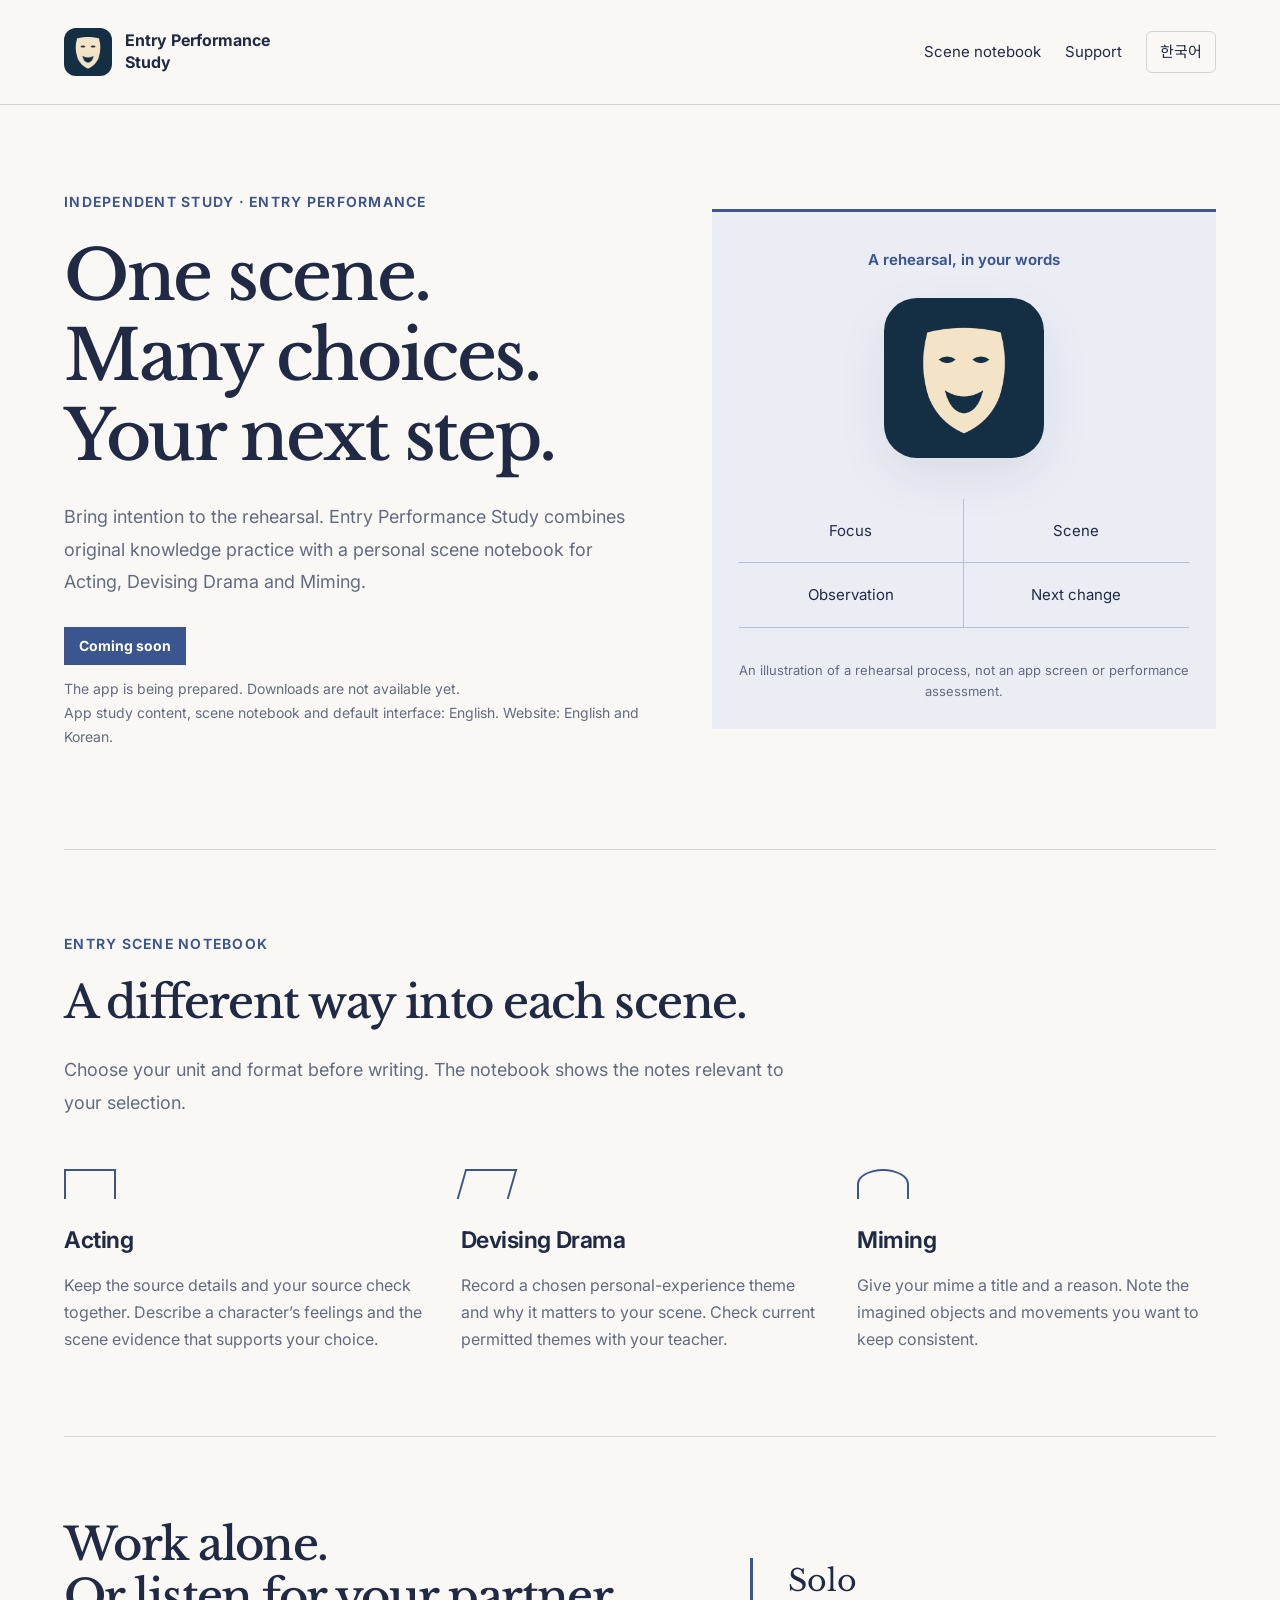
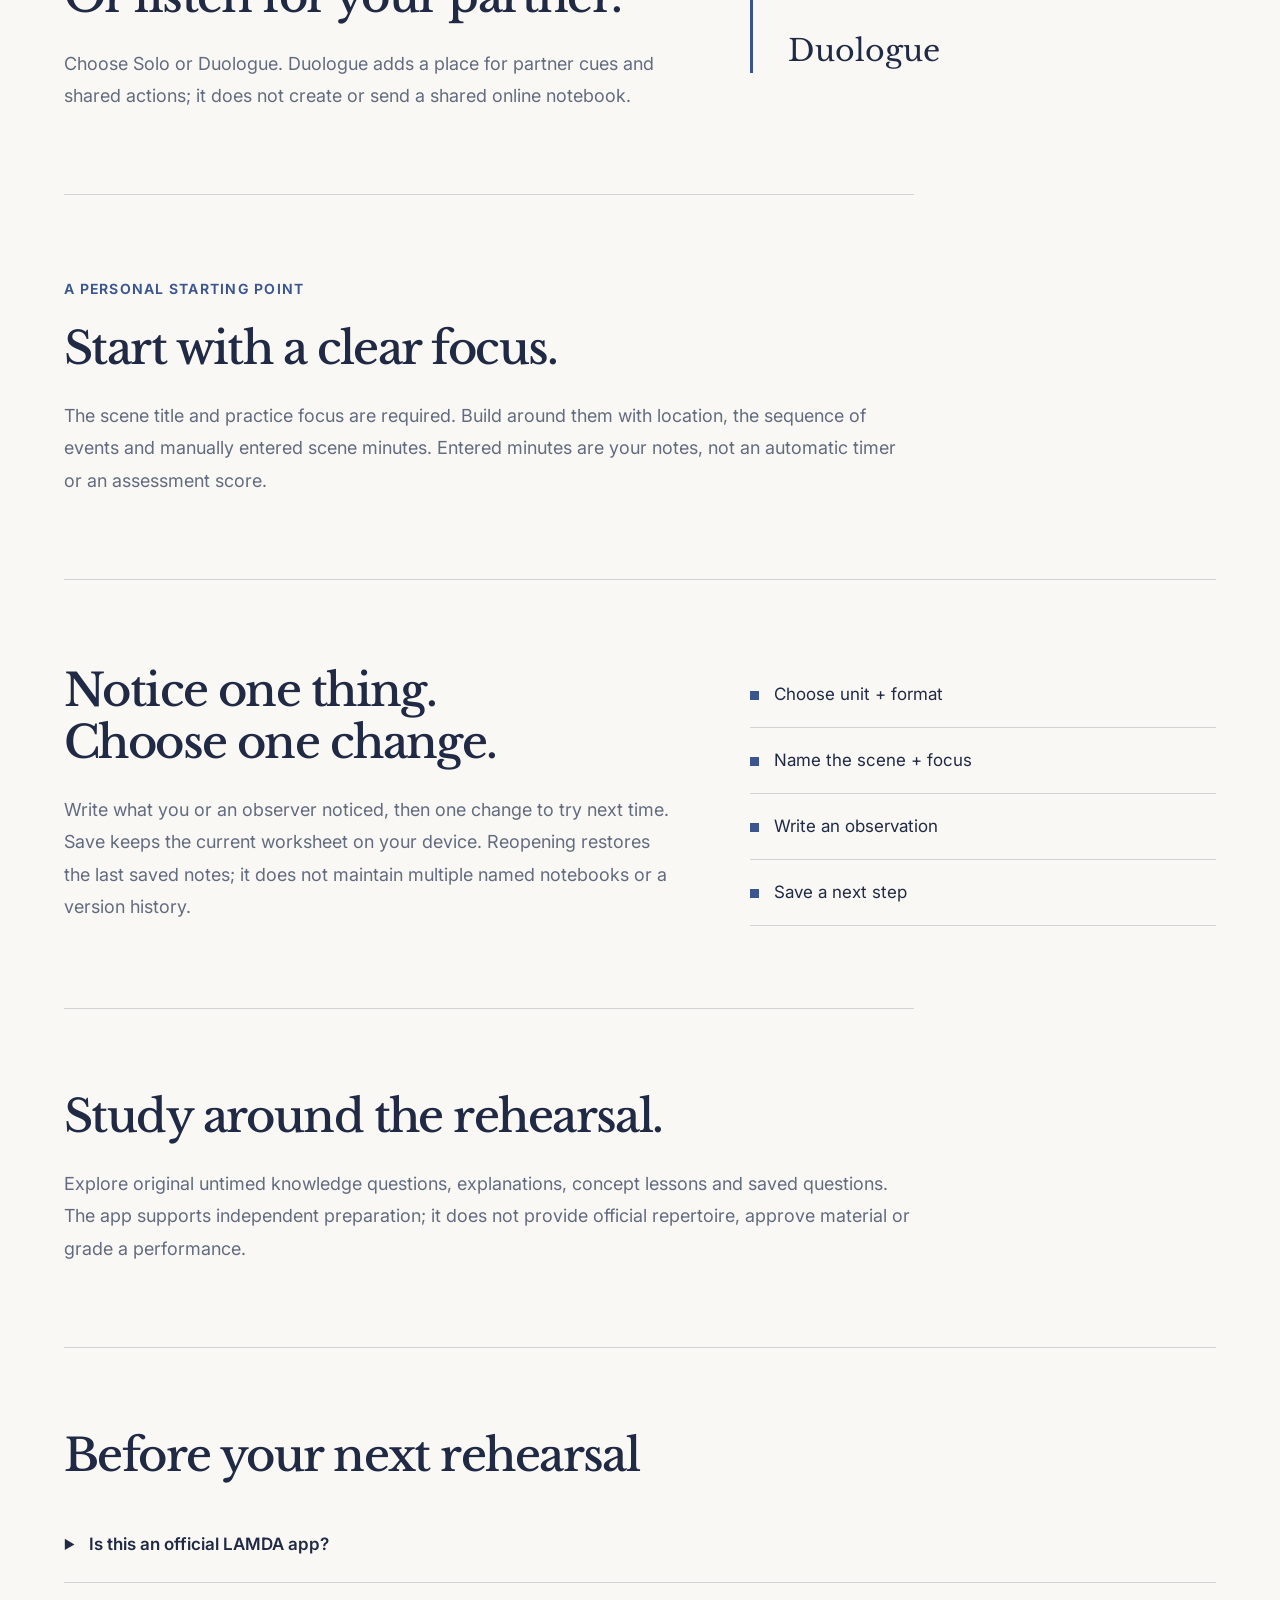
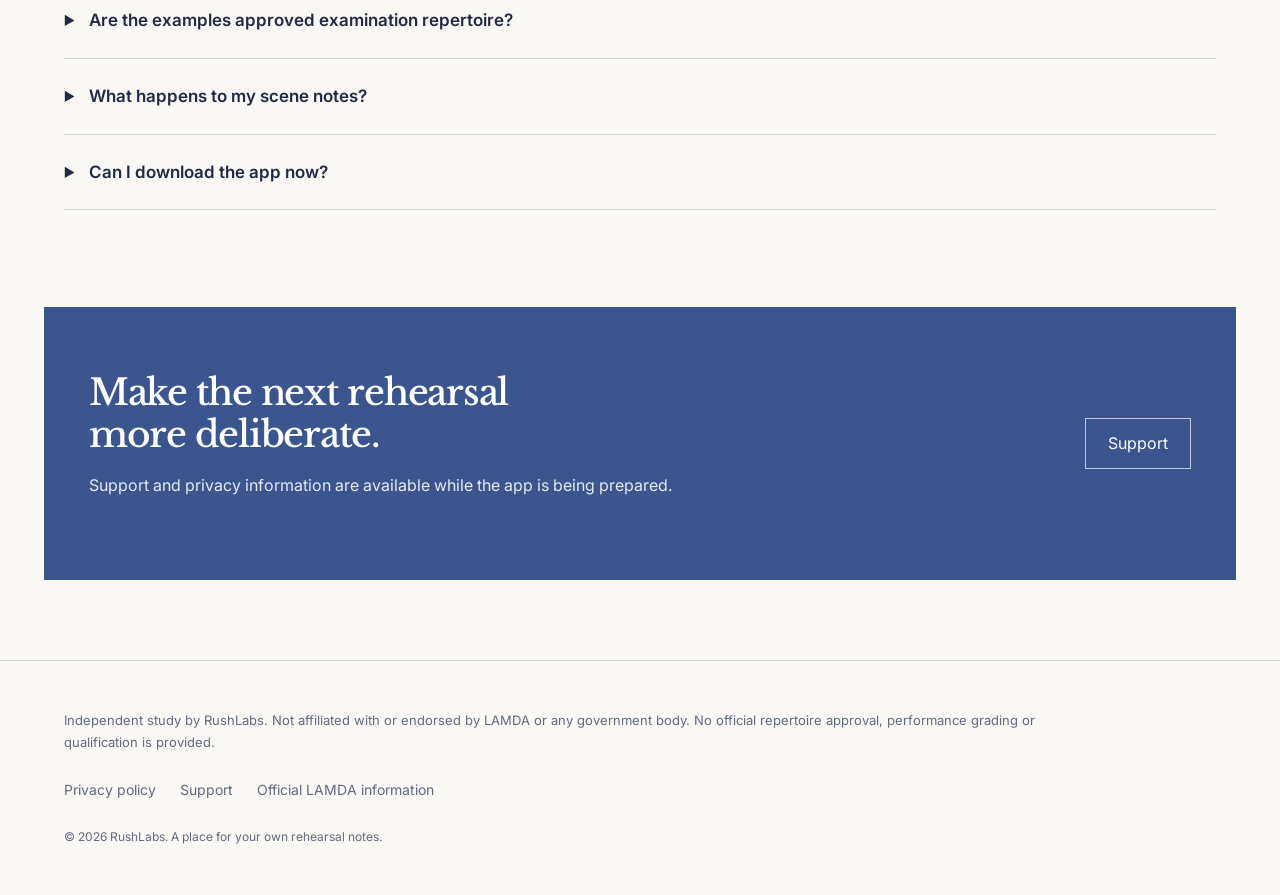
<file: docs/index.html>
<!doctype html><html lang="en"><head><meta charset="utf-8"><meta name="viewport" content="width=device-width,initial-scale=1"><title>Entry Performance Study · RushLabs</title><meta name="description" content="Bring intention to the rehearsal. Entry Performance Study combines original knowledge practice with a personal scene notebook for Acting, Devising Drama and Miming."><meta name="theme-color" content="#3B558F"><link rel="icon" href="./assets/icon.png"><link rel="stylesheet" href="./assets/site.css"><link rel="canonical" href="https://mcyj.github.io/entry-performance-study-web/"><link rel="alternate" hreflang="en" href="https://mcyj.github.io/entry-performance-study-web/"><link rel="alternate" hreflang="ko" href="https://mcyj.github.io/entry-performance-study-web/ko/"></head><body><a class="skip" href="#main">Skip to content</a><header><a class="brand" href="./"><img src="./assets/icon.png" width="48" height="48" alt=""><span>Entry Performance<br>Study</span></a><nav aria-label="Main navigation"><a class="notebook-link" href="#notebook">Scene notebook</a><a href="https://mcyj.github.io/rushlabs-app-privacy/glb-2613/#support">Support</a><a class="language" lang="ko" href="ko/">한국어</a></nav></header><main id="main"><section class="hero"><div><p class="eyebrow">Independent study · Entry Performance</p><h1>One scene.<br>Many choices.<br>Your next step.</h1><p class="lede">Bring intention to the rehearsal. Entry Performance Study combines original knowledge practice with a personal scene notebook for Acting, Devising Drama and Miming.</p><p class="status">Coming soon</p><p class="small">The app is being prepared. Downloads are not available yet.<br>App study content, scene notebook and default interface: English. Website: English and Korean.</p></div><figure class="scene-art"><p>A rehearsal, in your words</p><img src="./assets/icon.png" width="160" height="160" alt=""><div class="scene-orbit"><span>Focus</span><span>Scene</span><span>Observation</span><span>Next change</span></div><figcaption>An illustration of a rehearsal process, not an app screen or performance assessment.</figcaption></figure></section><section class="section units" id="notebook"><div class="section-heading"><p class="eyebrow">Entry scene notebook</p><h2>A different way into each scene.</h2><p class="lede">Choose your unit and format before writing. The notebook shows the notes relevant to your selection.</p></div><div class="unit-grid"><article><div class="stage-line" aria-hidden="true"></div><h3>Acting</h3><p>Keep the source details and your source check together. Describe a character’s feelings and the scene evidence that supports your choice.</p></article><article><div class="stage-line" aria-hidden="true"></div><h3>Devising Drama</h3><p>Record a chosen personal-experience theme and why it matters to your scene. Check current permitted themes with your teacher.</p></article><article><div class="stage-line" aria-hidden="true"></div><h3>Miming</h3><p>Give your mime a title and a reason. Note the imagined objects and movements you want to keep consistent.</p></article></div></section><section class="section format"><div><h2>Work alone.<br>Or listen for your partner.</h2><p class="lede">Choose Solo or Duologue. Duologue adds a place for partner cues and shared actions; it does not create or send a shared online notebook.</p></div><div class="format-labels"><span>Solo</span><span>Duologue</span></div></section><section class="section focus"><p class="eyebrow">A personal starting point</p><h2>Start with a clear focus.</h2><p class="lede">The scene title and practice focus are required. Build around them with location, the sequence of events and manually entered scene minutes. Entered minutes are your notes, not an automatic timer or an assessment score.</p></section><section class="section flow"><div><h2>Notice one thing.<br>Choose one change.</h2><p class="lede">Write what you or an observer noticed, then one change to try next time. Save keeps the current worksheet on your device. Reopening restores the last saved notes; it does not maintain multiple named notebooks or a version history.</p></div><ol><li>Choose unit + format</li><li>Name the scene + focus</li><li>Write an observation</li><li>Save a next step</li></ol></section><section class="section study"><h2>Study around the rehearsal.</h2><p class="lede">Explore original untimed knowledge questions, explanations, concept lessons and saved questions. The app supports independent preparation; it does not provide official repertoire, approve material or grade a performance.</p></section><section class="section faq"><h2>Before your next rehearsal</h2><details><summary>Is this an official LAMDA app?</summary><p>No. RushLabs develops this independent study app. It is not affiliated with or endorsed by LAMDA or any government body. The app does not administer an examination, assess a performance or award a qualification.</p></details><details><summary>Are the examples approved examination repertoire?</summary><p>No. Original app examples are not automatically eligible repertoire. Confirm published-source conditions, permitted themes or titles and current examination requirements with your teacher and the official provider.</p></details><details><summary>What happens to my scene notes?</summary><p>The scene notebook stores a current worksheet locally when you choose Save. Reopening restores saved notes. There is no account, cloud synchronisation, partner messaging or version history. Keep your own copies of important work.</p></details><details><summary>Can I download the app now?</summary><p>Not yet. A paid download is planned with the included study content and scene notebook. No separate in-app purchase or subscription is enabled. Final price and regional availability will appear in the store when the app is released.</p></details></section><section class="end"><div><h2>Make the next rehearsal<br>more deliberate.</h2><p>Support and privacy information are available while the app is being prepared.</p></div><a href="https://mcyj.github.io/rushlabs-app-privacy/glb-2613/#support">Support</a></section></main><footer><p>Independent study by RushLabs. Not affiliated with or endorsed by LAMDA or any government body. No official repertoire approval, performance grading or qualification is provided.</p><nav aria-label="Footer"><a href="https://mcyj.github.io/rushlabs-app-privacy/glb-2613/">Privacy policy</a><a href="https://mcyj.github.io/rushlabs-app-privacy/glb-2613/#support">Support</a><a href="https://www.lamda.ac.uk/lamda-exams">Official LAMDA information</a></nav><p>© 2026 RushLabs. A place for your own rehearsal notes.</p></footer></body></html>
</file>
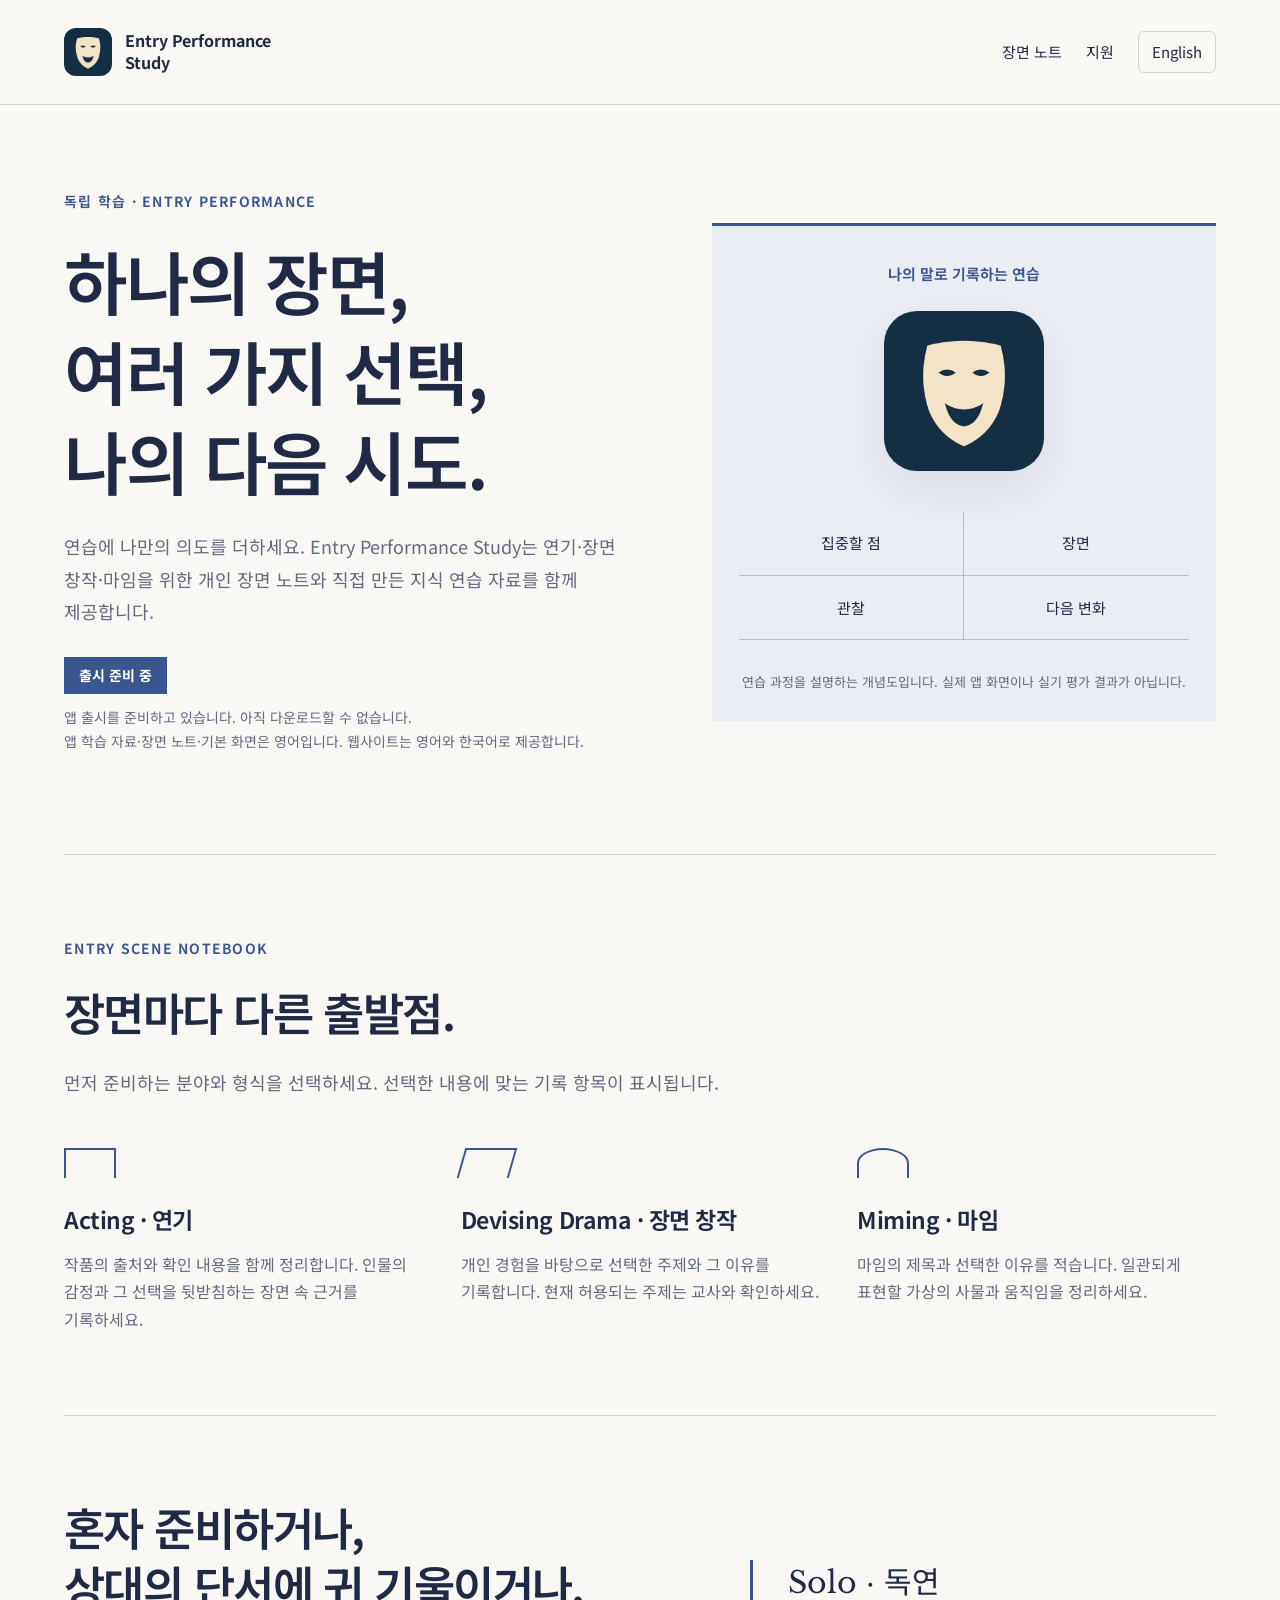
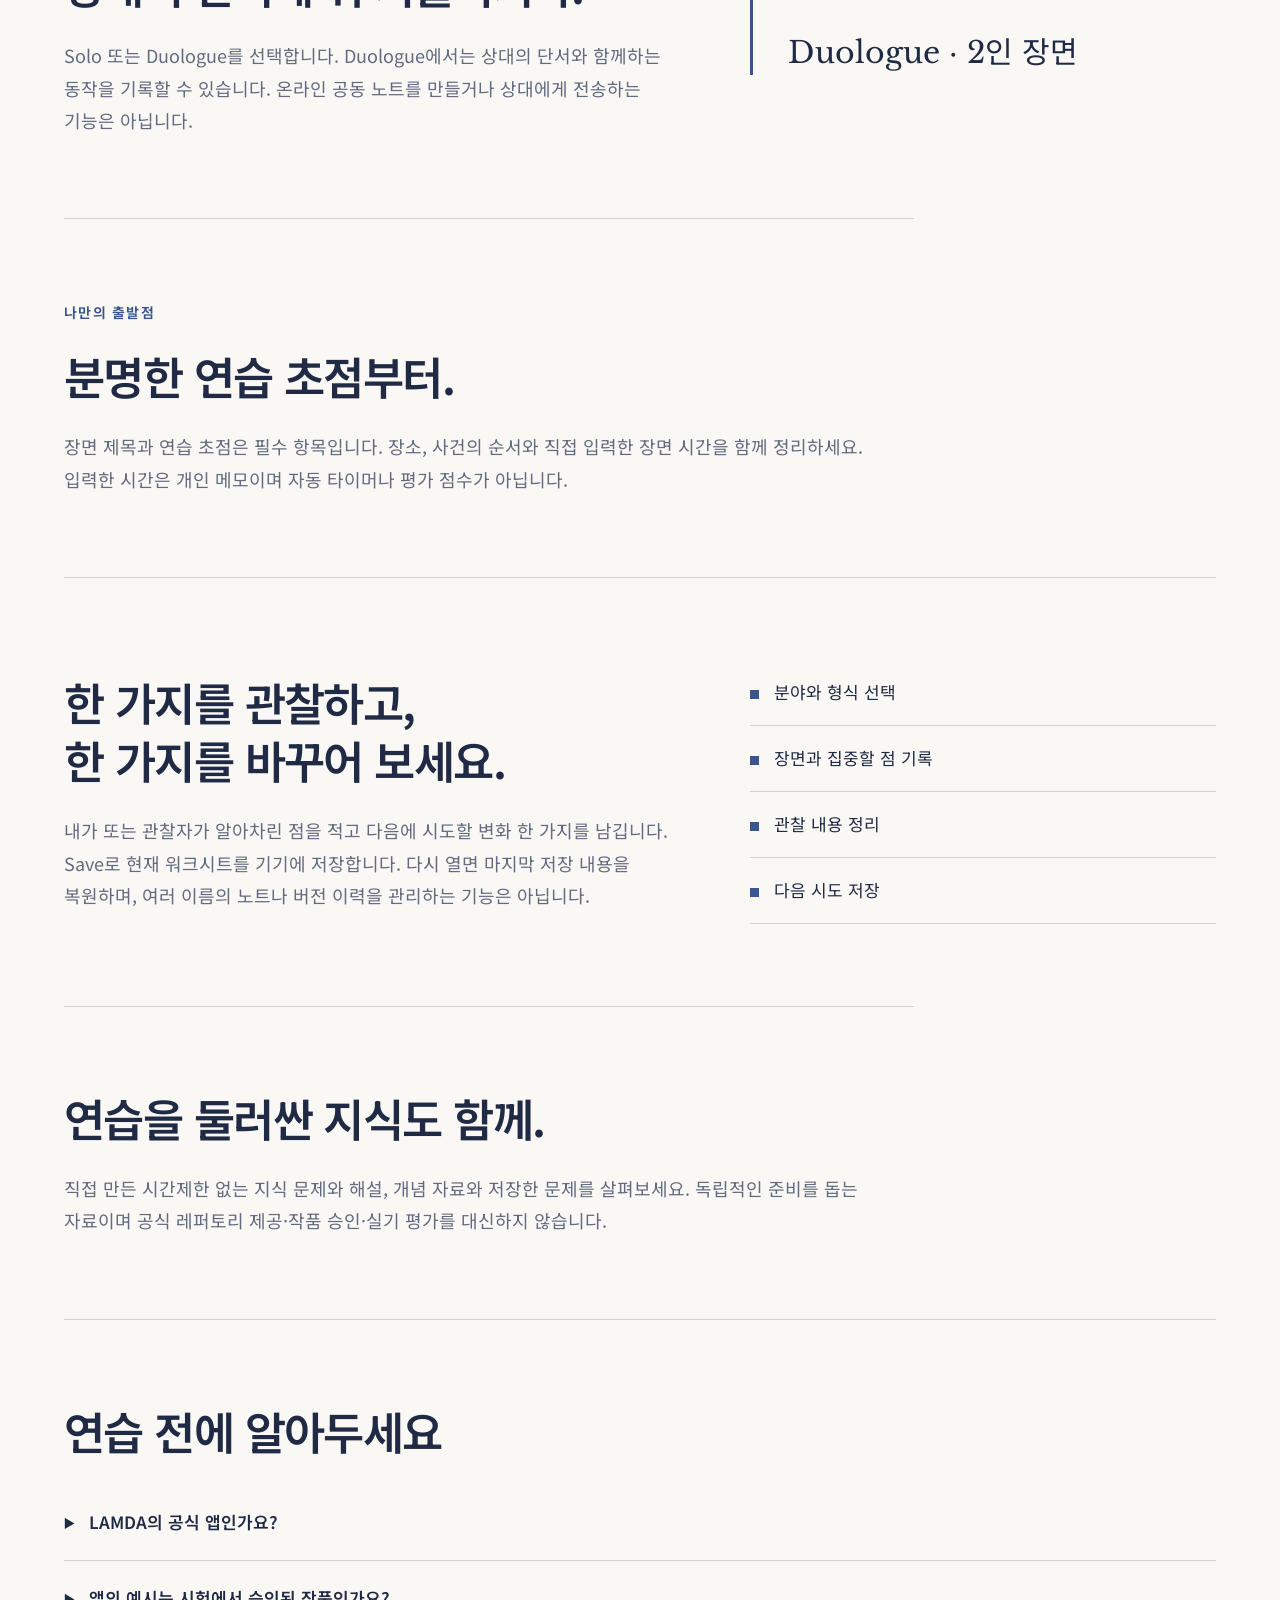
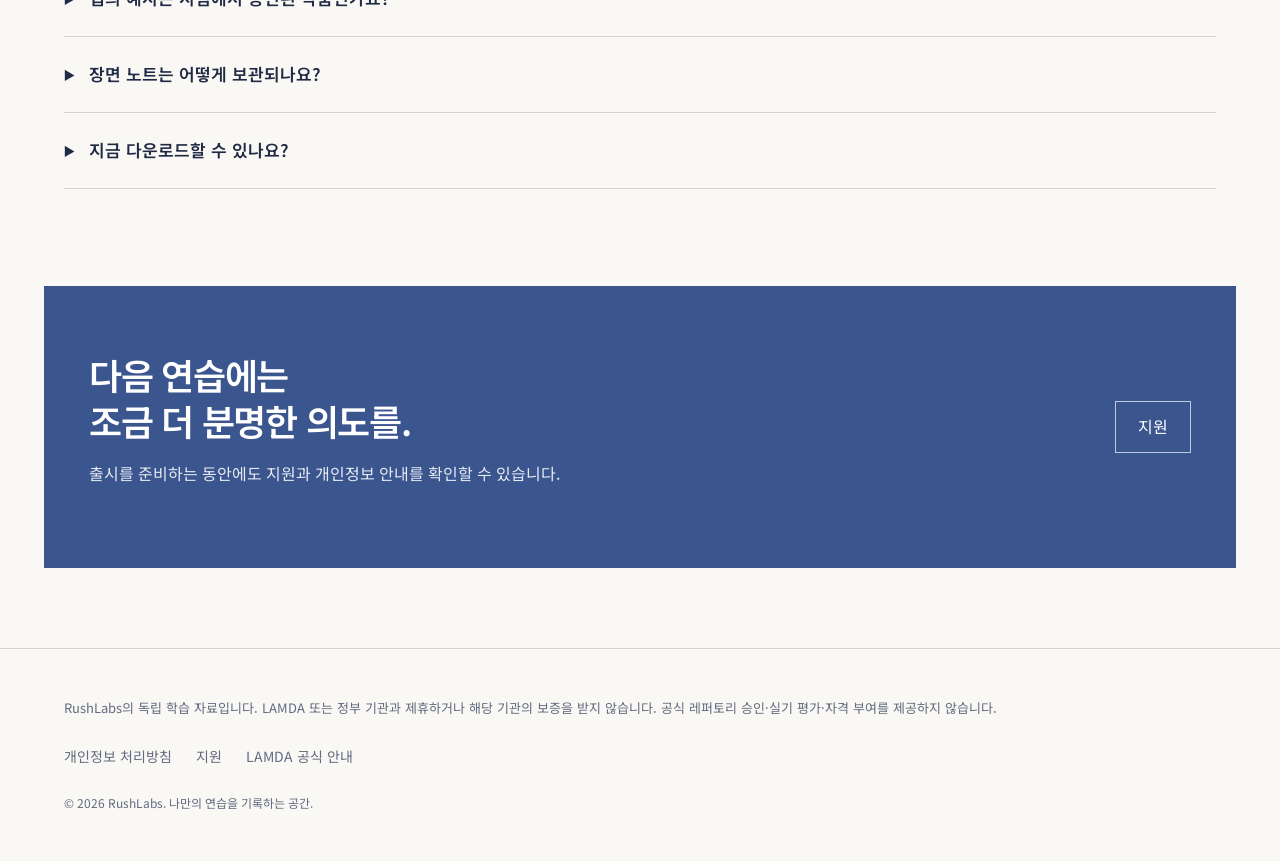
<file: docs/ko/index.html>
<!doctype html><html lang="ko"><head><meta charset="utf-8"><meta name="viewport" content="width=device-width,initial-scale=1"><title>Entry Performance Study · RushLabs</title><meta name="description" content="연습에 나만의 의도를 더하세요. Entry Performance Study는 연기·장면 창작·마임을 위한 개인 장면 노트와 직접 만든 지식 연습 자료를 함께 제공합니다."><meta name="theme-color" content="#3B558F"><link rel="icon" href="../assets/icon.png"><link rel="stylesheet" href="../assets/site.css"><link rel="canonical" href="https://mcyj.github.io/entry-performance-study-web/ko/"><link rel="alternate" hreflang="en" href="https://mcyj.github.io/entry-performance-study-web/"><link rel="alternate" hreflang="ko" href="https://mcyj.github.io/entry-performance-study-web/ko/"></head><body><a class="skip" href="#main">본문으로 이동</a><header><a class="brand" href="../"><img src="../assets/icon.png" width="48" height="48" alt=""><span>Entry Performance<br>Study</span></a><nav aria-label="주요 메뉴"><a class="notebook-link" href="#notebook">장면 노트</a><a href="https://mcyj.github.io/rushlabs-app-privacy/glb-2613/#support">지원</a><a class="language" lang="en" href="../">English</a></nav></header><main id="main"><section class="hero"><div><p class="eyebrow">독립 학습 · Entry Performance</p><h1>하나의 장면,<br>여러 가지 선택,<br>나의 다음 시도.</h1><p class="lede">연습에 나만의 의도를 더하세요. Entry Performance Study는 연기·장면 창작·마임을 위한 개인 장면 노트와 직접 만든 지식 연습 자료를 함께 제공합니다.</p><p class="status">출시 준비 중</p><p class="small">앱 출시를 준비하고 있습니다. 아직 다운로드할 수 없습니다.<br>앱 학습 자료·장면 노트·기본 화면은 영어입니다. 웹사이트는 영어와 한국어로 제공합니다.</p></div><figure class="scene-art"><p>나의 말로 기록하는 연습</p><img src="../assets/icon.png" width="160" height="160" alt=""><div class="scene-orbit"><span>집중할 점</span><span>장면</span><span>관찰</span><span>다음 변화</span></div><figcaption>연습 과정을 설명하는 개념도입니다. 실제 앱 화면이나 실기 평가 결과가 아닙니다.</figcaption></figure></section><section class="section units" id="notebook"><div class="section-heading"><p class="eyebrow">Entry scene notebook</p><h2>장면마다 다른 출발점.</h2><p class="lede">먼저 준비하는 분야와 형식을 선택하세요. 선택한 내용에 맞는 기록 항목이 표시됩니다.</p></div><div class="unit-grid"><article><div class="stage-line" aria-hidden="true"></div><h3>Acting · 연기</h3><p>작품의 출처와 확인 내용을 함께 정리합니다. 인물의 감정과 그 선택을 뒷받침하는 장면 속 근거를 기록하세요.</p></article><article><div class="stage-line" aria-hidden="true"></div><h3>Devising Drama · 장면 창작</h3><p>개인 경험을 바탕으로 선택한 주제와 그 이유를 기록합니다. 현재 허용되는 주제는 교사와 확인하세요.</p></article><article><div class="stage-line" aria-hidden="true"></div><h3>Miming · 마임</h3><p>마임의 제목과 선택한 이유를 적습니다. 일관되게 표현할 가상의 사물과 움직임을 정리하세요.</p></article></div></section><section class="section format"><div><h2>혼자 준비하거나,<br>상대의 단서에 귀 기울이거나.</h2><p class="lede">Solo 또는 Duologue를 선택합니다. Duologue에서는 상대의 단서와 함께하는 동작을 기록할 수 있습니다. 온라인 공동 노트를 만들거나 상대에게 전송하는 기능은 아닙니다.</p></div><div class="format-labels"><span>Solo · 독연</span><span>Duologue · 2인 장면</span></div></section><section class="section focus"><p class="eyebrow">나만의 출발점</p><h2>분명한 연습 초점부터.</h2><p class="lede">장면 제목과 연습 초점은 필수 항목입니다. 장소, 사건의 순서와 직접 입력한 장면 시간을 함께 정리하세요. 입력한 시간은 개인 메모이며 자동 타이머나 평가 점수가 아닙니다.</p></section><section class="section flow"><div><h2>한 가지를 관찰하고,<br>한 가지를 바꾸어 보세요.</h2><p class="lede">내가 또는 관찰자가 알아차린 점을 적고 다음에 시도할 변화 한 가지를 남깁니다. Save로 현재 워크시트를 기기에 저장합니다. 다시 열면 마지막 저장 내용을 복원하며, 여러 이름의 노트나 버전 이력을 관리하는 기능은 아닙니다.</p></div><ol><li>분야와 형식 선택</li><li>장면과 집중할 점 기록</li><li>관찰 내용 정리</li><li>다음 시도 저장</li></ol></section><section class="section study"><h2>연습을 둘러싼 지식도 함께.</h2><p class="lede">직접 만든 시간제한 없는 지식 문제와 해설, 개념 자료와 저장한 문제를 살펴보세요. 독립적인 준비를 돕는 자료이며 공식 레퍼토리 제공·작품 승인·실기 평가를 대신하지 않습니다.</p></section><section class="section faq"><h2>연습 전에 알아두세요</h2><details><summary>LAMDA의 공식 앱인가요?</summary><p>아닙니다. RushLabs가 독립적으로 개발한 학습 앱이며 LAMDA 또는 정부 기관과 제휴하거나 해당 기관의 보증을 받지 않습니다. 시험 운영·실기 평가·자격 부여를 제공하지 않습니다.</p></details><details><summary>앱의 예시는 시험에서 승인된 작품인가요?</summary><p>아닙니다. 직접 만든 앱 예시가 시험 레퍼토리로 자동 인정되는 것은 아닙니다. 출판물 출처 조건, 허용 주제와 제목, 최신 시험 요건은 교사 및 공식 주관 기관과 확인하세요.</p></details><details><summary>장면 노트는 어떻게 보관되나요?</summary><p>Save를 누르면 현재 워크시트를 기기에 저장하며 다시 열면 저장한 내용을 복원합니다. 계정·클라우드 동기화·상대와의 메시지·버전 이력은 제공하지 않습니다. 중요한 기록은 별도로 보관해 주세요.</p></details><details><summary>지금 다운로드할 수 있나요?</summary><p>아직 출시 전입니다. 포함된 학습 자료와 장면 노트를 제공하는 유료 다운로드 앱으로 준비하고 있습니다. 별도 앱 내 결제나 구독은 활성화되어 있지 않습니다. 최종 가격과 지역별 제공 여부는 출시 후 스토어에서 안내합니다.</p></details></section><section class="end"><div><h2>다음 연습에는<br>조금 더 분명한 의도를.</h2><p>출시를 준비하는 동안에도 지원과 개인정보 안내를 확인할 수 있습니다.</p></div><a href="https://mcyj.github.io/rushlabs-app-privacy/glb-2613/#support">지원</a></section></main><footer><p>RushLabs의 독립 학습 자료입니다. LAMDA 또는 정부 기관과 제휴하거나 해당 기관의 보증을 받지 않습니다. 공식 레퍼토리 승인·실기 평가·자격 부여를 제공하지 않습니다.</p><nav aria-label="하단 메뉴"><a href="https://mcyj.github.io/rushlabs-app-privacy/glb-2613/">개인정보 처리방침</a><a href="https://mcyj.github.io/rushlabs-app-privacy/glb-2613/#support">지원</a><a href="https://www.lamda.ac.uk/lamda-exams">LAMDA 공식 안내</a></nav><p>© 2026 RushLabs. 나만의 연습을 기록하는 공간.</p></footer></body></html>
</file>
<file: docs/assets/site.css>
@font-face{font-family:Inter;src:url(Inter.ttf) format("truetype");font-weight:100 900;font-display:swap}@font-face{font-family:Libre;src:url(LibreBaskerville.ttf) format("truetype");font-weight:400 700;font-display:swap}@font-face{font-family:Noto;src:url(NotoSansKR.ttf) format("truetype");font-weight:100 900;font-display:swap}:root{--paper:#FAF8F4;--ink:#202A45;--blue:#3B558F;--muted:#626B80;--line:#D3D3D4}*{box-sizing:border-box}html{scroll-behavior:smooth}body{margin:0;background:var(--paper);color:var(--ink);font:17px/1.7 Inter,Noto,sans-serif;word-break:keep-all;overflow-wrap:break-word}html[lang=ko] body{font-family:Noto,Inter,sans-serif}a{color:inherit;text-underline-offset:5px}a:focus-visible,summary:focus-visible{outline:3px solid var(--blue);outline-offset:6px}.skip{position:absolute;left:12px;top:-100px;background:white;padding:12px;z-index:2}.skip:focus{top:10px}header,main,footer{max-width:1280px;margin:auto;padding:0 64px}header{display:flex;justify-content:space-between;align-items:center;gap:24px;padding-top:28px;padding-bottom:28px;border-bottom:1px solid var(--line)}.brand{display:flex;align-items:center;gap:13px;font-size:16px;font-weight:700;line-height:1.35;text-decoration:none}.brand img{border-radius:12px;flex-shrink:0}nav{display:flex;gap:24px;align-items:center;font-size:15px}nav a{text-decoration:none}.language{border:1px solid var(--line);padding:7px 13px;border-radius:6px}.hero{display:grid;grid-template-columns:1.15fr 1fr;gap:68px;align-items:center;padding:85px 0 100px}.eyebrow{text-transform:uppercase;letter-spacing:.09em;color:var(--blue);font-weight:650;font-size:14px;margin:0 0 22px}h1,h2,h3{line-height:1.16;letter-spacing:-.035em;margin:0;font-weight:500;text-wrap:balance}h1,h2{font-family:Libre,Inter,Noto,serif}html[lang=ko] h1,html[lang=ko] h2{font-family:Noto,Inter,sans-serif;font-weight:600;line-height:1.3}h1{font-size:clamp(42px,5.4vw,70px)}h2{font-size:clamp(31px,3.5vw,45px)}h3{font-size:23px;line-height:1.3;letter-spacing:-.02em;font-weight:650}.lede{font-size:18px;color:var(--muted);line-height:1.8;margin:25px 0 0}.status{display:inline-block;font-size:14px;font-weight:700;background:var(--blue);color:white;padding:7px 15px;margin:29px 0 12px}.small{font-size:14px;color:var(--muted);margin:0}.scene-art{margin:0;min-width:0;background:#EAEDF4;border-top:3px solid var(--blue);padding:35px 27px 28px;text-align:center;position:relative}.scene-art>p{font-size:15px;margin:0 0 25px;color:var(--blue);font-weight:650}.scene-art>img{border-radius:33px;max-width:42%;height:auto;box-shadow:0 18px 50px #202a4514}.scene-orbit{display:grid;grid-template-columns:minmax(0,1fr) minmax(0,1fr);gap:0;margin:32px 0}.scene-orbit span{padding:19px 7px;font-size:15px;border-bottom:1px solid #b5c0d4}.scene-orbit span:nth-child(odd){border-right:1px solid #b5c0d4}figcaption{font-size:13px;line-height:1.6;color:var(--muted)}.section{padding:82px 0;border-top:1px solid var(--line)}.section-heading{max-width:740px}.unit-grid{display:grid;grid-template-columns:repeat(3,minmax(0,1fr));gap:38px;margin-top:50px}.unit-grid p{font-size:16px;color:var(--muted);margin-bottom:0}.stage-line{height:30px;width:52px;border:2px solid var(--blue);border-bottom:0;margin-bottom:27px}.unit-grid article:nth-child(2) .stage-line{transform:skew(-16deg)}.unit-grid article:nth-child(3) .stage-line{border-radius:50% 50% 0 0}.format,.flow{display:grid;grid-template-columns:minmax(0,1.3fr) minmax(0,1fr);gap:80px;align-items:center}.format-labels{border-left:3px solid var(--blue);padding-left:35px;display:grid;gap:25px;font:30px/1.5 Libre,Noto,serif}.focus{max-width:850px}.flow ol{list-style:none;padding:0;margin:0;counter-reset:step}.flow li{padding:18px 0;border-bottom:1px solid var(--line);font-size:17px}.flow li:before{content:"";display:inline-block;width:9px;height:9px;background:var(--blue);margin-right:15px}.study{max-width:850px}.faq details{border-bottom:1px solid var(--line);padding:23px 0}.faq h2{margin-bottom:25px}summary{cursor:pointer;font-weight:600;font-size:17px;list-style-position:outside;margin-left:20px;padding-left:5px}details p{margin:18px 25px 0;max-width:850px;color:var(--muted);font-size:16px}.end{padding:65px 45px;margin:15px -20px 80px;background:var(--blue);color:white;display:flex;align-items:center;justify-content:space-between;gap:35px}.end h2{font-size:36px}.end p{font-size:16px;max-width:650px;color:#e6eaf3}.end>a{flex-shrink:0;border:1px solid #c1cbe0;padding:11px 22px;text-decoration:none;font-size:16px}footer{border-top:1px solid var(--line);padding-top:35px;padding-bottom:35px;color:var(--muted);font-size:13px}footer>p{max-width:980px}footer nav{flex-wrap:wrap;font-size:14px;margin:25px 0}footer p:last-child{font-size:12px}@media(max-width:900px){header,main,footer{padding-left:32px;padding-right:32px}.hero{gap:35px}.format,.flow{gap:40px}.unit-grid{gap:24px}.notebook-link{display:none}}@media(max-width:620px){header,main,footer{padding-left:22px;padding-right:22px}header{gap:12px;padding-top:20px;padding-bottom:20px}.brand{font-size:13px;gap:9px}.brand img{width:38px;height:38px;border-radius:9px}nav{gap:13px;font-size:14px}header nav a:not(.language){display:none}.language{padding:5px 9px}.hero{grid-template-columns:minmax(0,1fr);gap:42px;padding:53px 0 58px}h1{font-size:44px}.eyebrow{font-size:12px;letter-spacing:.065em}.lede{font-size:17px}.small{font-size:14px}.scene-art{padding:26px 20px}.scene-art>img{width:120px;max-width:55%;border-radius:26px}.scene-orbit{margin:24px 0}.section{padding:52px 0}.unit-grid,.format,.flow{grid-template-columns:minmax(0,1fr);gap:32px}.unit-grid{margin-top:35px}.unit-grid article{padding-bottom:24px;border-bottom:1px solid var(--line)}.unit-grid article:last-child{border:0;padding-bottom:0}.stage-line{margin-bottom:20px}.format-labels{font-size:25px;padding-left:24px;gap:17px}.end{margin:0 0 55px;padding:35px 25px;display:block}.end h2{font-size:30px}.end>a{display:inline-block;margin-top:12px}details p{margin-left:4px;margin-right:4px}footer nav{gap:15px}.hero>div,.section>div,.unit-grid article{min-width:0}}@media(prefers-reduced-motion:reduce){html{scroll-behavior:auto}}
</file>
